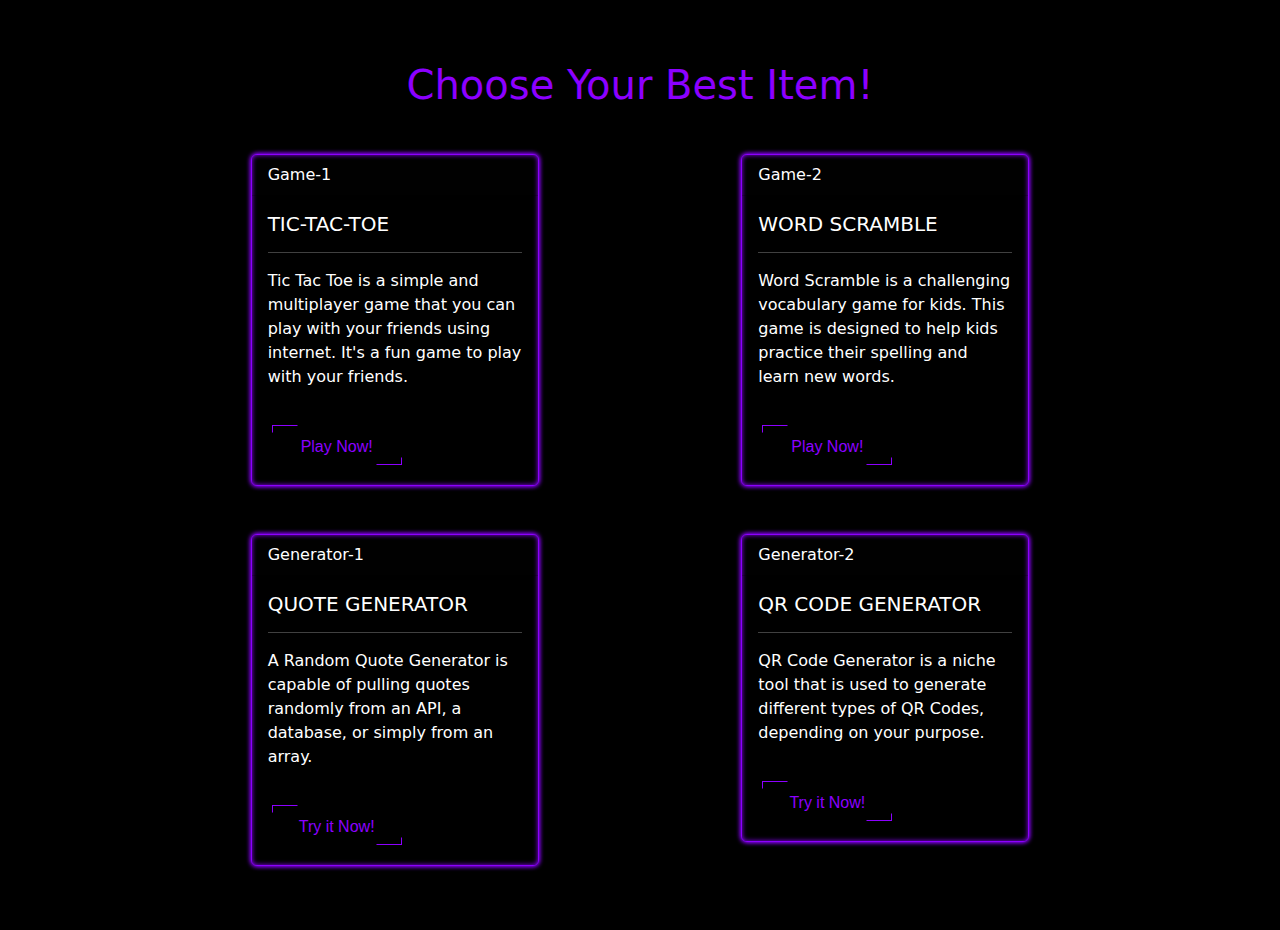
<file: index.html>
<!DOCTYPE html>
<html lang="en">

<head>
  <meta charset="UTF-8">
  <meta name="viewport" content="width=device-width, initial-scale=1.0">
  <link rel="stylesheet" href="https://cdn.jsdelivr.net/npm/bootstrap@5.3.1/dist/css/bootstrap.min.css">
  <script src="https://cdn.jsdelivr.net/npm/bootstrap@5.3.1/dist/js/bootstrap.bundle.min.js"></script>
  <link rel="stylesheet" href="css/style.css">
  <title>Suraj_Dhoundiyal</title>
</head>

<body>
  <header>
    <h1>
    Choose Your Best Item!
    </h1>
    <article>

      <section>

        <div class="card primary mb-3" style="max-width: 18rem;">
          <div class="card-header">Game-1</div>
          <div class="card-body">
            <h5 class="card-title">TIC-TAC-TOE</h5>
            <hr>
            <p class="card-text">Tic Tac Toe is a simple and multiplayer game that you can play with your friends using
              internet. It's a fun game to play with your friends.</p>
          </div>
          <button class="custom-btn btn-14"><a href="/Tic-Tac/index.html">Play Now!</a></button>
        </div>

      </section>
      <section>

        <div class="card secondary mb-3" style="max-width: 18rem;">
          <div class="card-header">Game-2</div>
          <div class="card-body">
            <h5 class="card-title">WORD SCRAMBLE</h5>
            <hr>
            <p class="card-text"> Word Scramble is a challenging vocabulary game for kids. This game is designed to help
              kids practice their spelling and learn new words.</p>
          </div>
          <button class="custom-btn btn-14"><a href="/Word Scramble/index.html">Play Now!</a></button>
        </div>


      </section>
    </article>


    <article>



      <section>

        <div class="card success mb-3" style="max-width: 18rem;">
          <div class="card-header">Generator-1</div>
          <div class="card-body">
            <h5 class="card-title">QUOTE GENERATOR</h5>
            <hr>
            <p class="card-text">A Random Quote Generator is capable of pulling quotes randomly from an API, a database,
              or simply from an array.</p>
          </div>
          <button class="custom-btn btn-14"><a href="/Random Quote Generator/index.html">Try it Now!</a></button>
        </div>

      </section>


      <section>


        <div class="card danger mb-3" style="max-width: 18rem;">
          <div class="card-header">Generator-2</div>
          <div class="card-body">
            <h5 class="card-title">QR CODE GENERATOR</h5>
            <hr>
            <p class="card-text">QR Code Generator is a niche tool that is used to generate different types of QR Codes,
              depending on
              your purpose.</p>
          </div>
          <button class="custom-btn btn-14"><a href="/QR Code Generator/">Try it Now!</a></button>
        </div>

      </section>



    </article>





  </header>






</body>

</html>
</file>
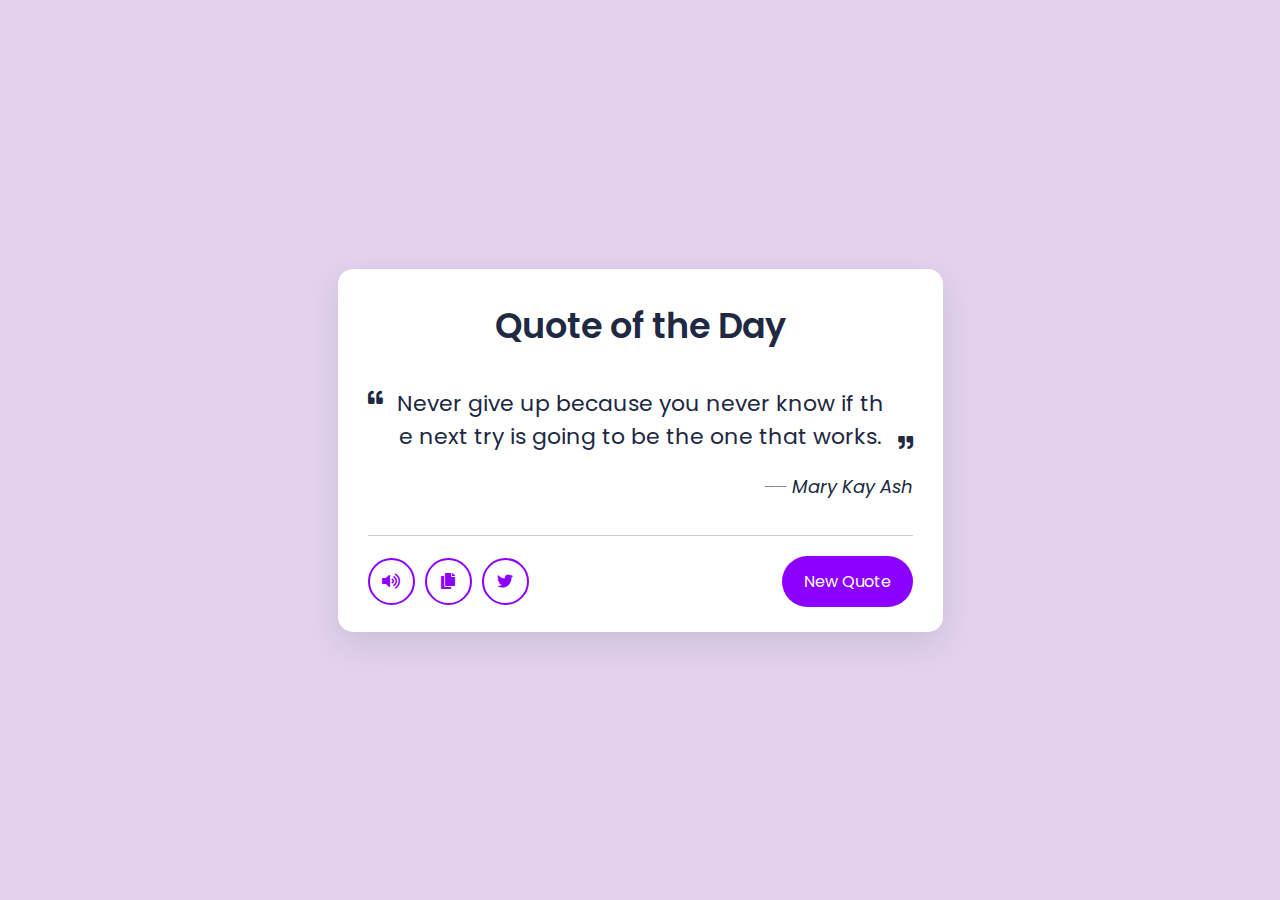
<file: Random Quote Generator/index.html>
<!DOCTYPE html>
<!-- Coding By CodingNepal - youtube.com/codingnepal -->
<html lang="en" dir="ltr">
  <head>
    <meta charset="utf-8">  
    <title>Random Quote Generator | CodingNepal</title>
    <link rel="stylesheet" href="style.css">
    <meta name="viewport" content="width=device-width, initial-scale=1.0">
    <link rel="stylesheet" href="https://cdnjs.cloudflare.com/ajax/libs/font-awesome/5.15.3/css/all.min.css"/>
  </head>
  <body>
    <div class="wrapper">
      <header>Quote of the Day</header>
      <div class="content">
        <div class="quote-area">
          <i class="fas fa-quote-left"></i>
          <p class="quote">Never give up because you never know if the next try is going to be the one that works.</p>
          <i class="fas fa-quote-right"></i>
        </div>
        <div class="author">
          <span>__</span>
          <span class="name">Mary Kay Ash</span>
        </div>
      </div>
      <div class="buttons">
        <div class="features">
          <ul>
            <li class="speech"><i class="fas fa-volume-up"></i></li>
            <li class="copy"><i class="fas fa-copy"></i></li>
            <li class="twitter"><i class="fab fa-twitter"></i></li>
          </ul>
          <button>New Quote</button>
        </div>
      </div>
    </div>

    <script src="script.js"></script>
    
  </body>
</html>
</file>
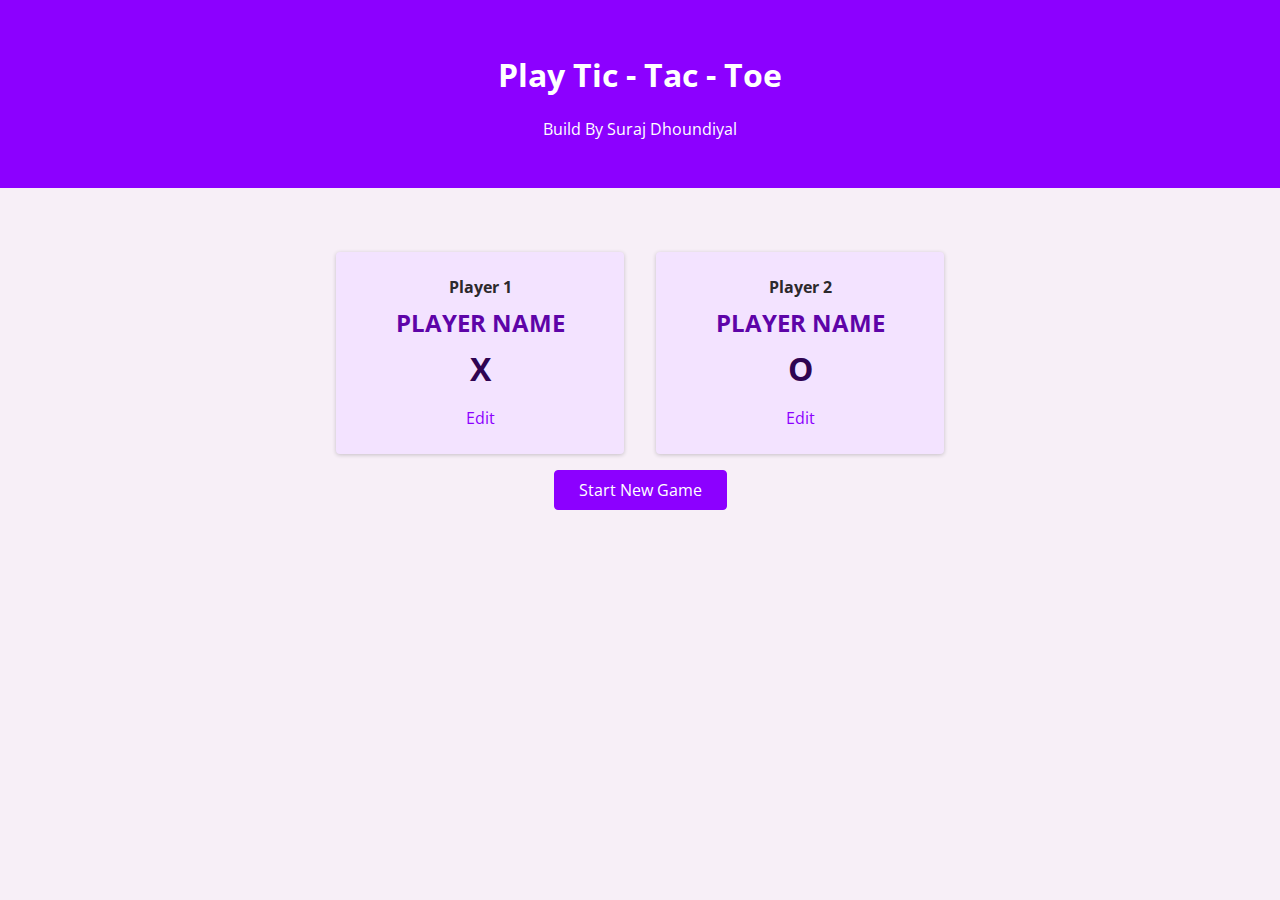
<file: Tic-Tac/index.html>
<!DOCTYPE html>
<html lang="en">

<head>
    <meta charset="UTF-8">
    <meta http-equiv="X-UA-Compatible" content="IE=edge">
    <meta name="viewport" content="width=device-width, initial-scale=1.0">
    <title>Tic-Tac-Toe</title>
    <style>
        @import url('https://fonts.googleapis.com/css2?family=Open+Sans:wght@400;700&display=swap');
    </style>
    <link rel="stylesheet" href="css/style.css">
    <link rel="stylesheet" href="css/overlays.css">
    <link rel="stylesheet" href="css/config.css">
    <link rel="stylesheet" href="css/activegame.css">
    <script src="js/config.js" defer></script>
    <script src="js/game.js" defer></script>
    <script src="js/app.js" defer></script>
</head>

<body>
    <div id="backdrop"></div>
    <header id="main-header">
        <h1>Play Tic - Tac - Toe</h1>
        <p>Build By Suraj Dhoundiyal</p>
    </header>
    <main>
        <aside class="modal" id="config-overlay">
            <h2>Choose Your Name</h2>
            <form class="form-control">
                <div>
                    <label for="PlayerName">Player Name</label>
                    <input type="text" name="PlayerName" id="PlayerName" required>
                </div>
                <p id="config-error"></p>
                <div>
                    <button type="reset" class="btn btn-alt" id="cancel-config-btn">Cancel</button>
                    <button type="submit" class="btn">Confirm</button>
                </div>
            </form>
        </aside>

        <section id="game-config">

            <ol>
                <li>
                    <article id="player-1-data">
                        <h2>Player 1</h2>
                        <h3>PLAYER NAME</h3>
                        <p class="player-symbol">X</p>
                        <button class="btn btn-alt" id="edit-player-1-btn" data-playerid="1">Edit</button>
                    </article>
                </li>
                <li>
                    <article id="player-2-data">
                        <h2>Player 2</h2>
                        <h3>PLAYER NAME</h3>
                        <p class="player-symbol">O</p>
                        <button class="btn btn-alt" id="edit-player-2-btn" data-playerid="2">Edit</button>
                    </article>
                </li>
            </ol>
            <button class="btn" id="start-game-btn"><a href="#game-board">Start New Game</a></button>
        </section>

        <section id="active-game">
            <article id="game-over">
                <h2>You Won! <span id="winner-name">PLAYER NAME</span></h2>
                <p>Click " Start New Game" above, to start a new game!</p>
            </article>
            <p>It's Your Turn <span id="active-player-name">PLAYER NAME</span>!</p>
            <ol id="game-board">
                <li data-col="1" data-row="1"></li>
                <li data-col="2" data-row="1"></li>
                <li data-col="3" data-row="1"></li>

                <li data-col="1" data-row="2"></li>
                <li data-col="2" data-row="2"></li>
                <li data-col="3" data-row="2"></li>

                <li data-col="1" data-row="3"></li>
                <li data-col="2" data-row="3"></li>
                <li data-col="3" data-row="3"></li>

            </ol>

        </section>
    </main>

</body>

</html>
</file>
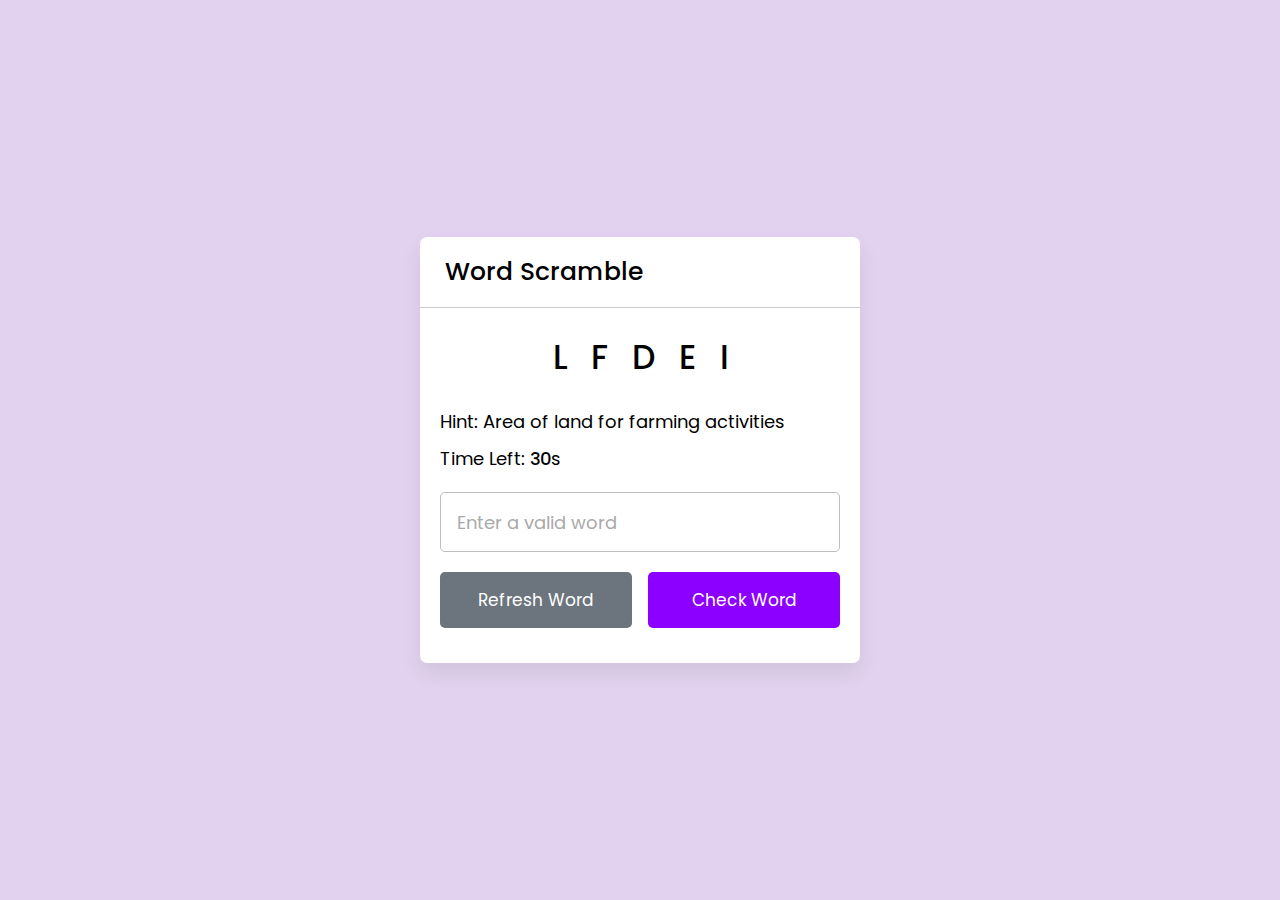
<file: Word Scramble/index.html>
<!DOCTYPE html>
<html lang="en" dir="ltr">

<head>
  <meta charset="utf-8">
  <title>Word Scramble Game</title>
  <link rel="stylesheet" href="css/style.css">
  <meta name="viewport" content="width=device-width, initial-scale=1.0">
  <script src="js/words.js" defer></script>
  <script src="js/script.js" defer></script>
  <script src="js/config.js" defer></script>
</head>

<body>
  <div class="container">
    <h2>Word Scramble</h2>
    <div class="content">
      <p class="word"></p>
      <div class="details">
        <p class="hint">Hint: <span></span></p>
        <p class="time">Time Left: <span><b>30</b>s</span></p>
      </div>
      <input type="text" spellcheck="false" placeholder="Enter a valid word">
      <div class="buttons">
        <button class="refresh-word">Refresh Word</button>
        <button class="check-word">Check Word</button>
      </div>
    </div>
  </div>
  
  
  <aside class="modal" id="config-overlay">
    <p id="cross">&#x274C;</p>

    <h2><span></span></h2>
  
  </aside>
</body>

</html>
</file>
<file: css/style.css>
body{
  background-color: black;
}
a{
  text-decoration: none;
  color: inherit;
}
header{
  padding: 2rem;
  margin:  auto;
}
article {
  padding: 1rem;
  display: flex;
  position: relative;
  justify-content: space-evenly;
}

.card{
  background-color: black;
  border-color: rgb(140, 0, 255);
  color: white;
  box-shadow: 0 0 5px rgb(140, 0, 255), 0 0 5px rgb(140, 0, 255), 0 0 5px rgb(140, 0, 255) inset;
}


h1{
  text-align: center;
  margin: 1.8rem auto;
  color: rgb(140, 0, 255);
}

@media(max-width:720px){

  article{
    display: grid;
    padding: 0;
  }

}


button {
  margin: 20px;
}
.custom-btn {
  color: #fff;
  width: 130px;
  height: 40px;
  padding: 10px 25px;
  font-family: 'Lato', sans-serif;
  font-weight: 500;
  background: transparent;
  cursor: pointer;
  transition: all 0.3s ease;
  position: relative;
  display: inline-block;
}


.btn-14 {
  position: relative;
  color: rgb(140, 0, 255);
  border: none;
  z-index: 2;
}
.btn-14:before,
.btn-14:after {
  position: absolute;
  content: "";
  width: 20%;
  height: 20%;
  border: 1px solid;
  
  z-index: -1;
  transition: all 0.3s ease;
}
.btn-14:before{
   top: 0;
   left: 0;
   border-bottom-color: transparent;
   border-right-color: transparent;
   border-top-color: rgb(140, 0, 255);
   border-left-color: rgb(140, 0, 255);
}
.btn-14:after{
   bottom: 0;
   right: 0;
   border-top-color: transparent;
   border-left-color: transparent;
   border-bottom-color: rgb(140, 0, 255);
   border-right-color: rgb(140, 0, 255);
}
.btn-14:hover:before,
.btn-14:hover:after {
  border-color: rgb(140, 0, 255);
  height: 100%;
  width: 100%;
  box-shadow: 0 0 5px rgb(140, 0, 255), 0 0 5px rgb(140, 0, 255) inset;
}
</file>
<file: Random Quote Generator/style.css>
/* Import Google Font - Poppins */
@import url('https://fonts.googleapis.com/css2?family=Poppins:wght@400;500;600;700&display=swap');
*{
  margin: 0;
  padding: 0;
  box-sizing: border-box;
  font-family: 'Poppins', sans-serif;
}
body{
  display: flex;
  align-items: center;
  justify-content: center;
  min-height: 100vh;
  background-color: rgb(226, 210, 239);
}
.wrapper{
  width: 605px;
  background: #fff;
  border-radius: 15px;
  padding: 30px 30px 25px;
  box-shadow: 0 12px 35px rgba(0,0,0,0.1);
}
header, .content :where(i, p, span){
  color: #202842;
}
.wrapper header{
  font-size: 35px;
  font-weight: 600;
  text-align: center;
}
.wrapper .content{
  margin: 35px 0;
}
.content .quote-area{
  display: flex;
  justify-content: center;
}
.quote-area i{
  font-size: 15px;
}
.quote-area i:first-child{
  margin: 3px 10px 0 0;
}
.quote-area i:last-child{
  display: flex;
  margin: 0 0 3px 10px;
  align-items: flex-end;
}
.quote-area .quote{
  font-size: 22px;
  text-align: center;
  word-break: break-all;
}
.content .author{
  display: flex;
  font-size: 18px;
  margin-top: 20px;
  font-style: italic;
  justify-content: flex-end;
}
.author span:first-child{
  margin: -7px 5px 0 0;
  font-family: monospace;
}
.wrapper .buttons{
  border-top: 1px solid #ccc;
}
.buttons .features{
  display: flex;
  margin-top: 20px;
  align-items: center;
  justify-content: space-between;
}
.features ul{
  display: flex;
}
.features ul li{
  margin: 0 5px;
  height: 47px;
  width: 47px;
  display: flex;
  cursor: pointer;
  color: rgb(140, 0, 255);;
  list-style: none;
  border-radius: 50%;
  align-items: center;
  justify-content: center;
  border: 2px solid rgb(140, 0, 255);;
  transition: all 0.3s ease;
}
.features ul li:first-child{
  margin-left: 0;
}
ul li:is(:hover, .active){
  color: #fff;
  background: rgb(140, 0, 255);;
}
ul .speech.active{
  pointer-events: none;
}
.buttons button{
  border: none;
  color: #fff;
  outline: none;
  font-size: 16px;
  cursor: pointer;
  padding: 13px 22px;
  border-radius: 30px;
  background: rgb(140, 0, 255);
}
.buttons button.loading{
  opacity: 0.7;
  pointer-events: none;
}
</file>
<file: Tic-Tac/css/style.css>
body {
    margin: 0;
    font-family: 'Open Sans', sans-serif;
    color: rgb(44, 41, 44);
    background-color: rgb(247, 239, 247);
}
a{
    text-decoration: none;
    color: inherit;
}

#main-header {
    background-color: rgb(140, 0, 255);
    color: white;
    padding: 2rem 5%;
    text-align: center;
}

.btn {
    font: inherit;
    padding: 0.5rem 1.5rem;
    background-color:rgb(140, 0, 255);
    border: 1px solid rgb(140, 0, 255);
    color: white;
    border-radius: 4px;
    cursor: pointer;
}

.btn-alt {
    background-color: transparent;
    border-color: transparent;
    color: rgb(140, 0, 255);
}

.btn:hover{
background-color:rgb(79,   10, 190) ;
border-color: rgb(79, 10, 190);
}

.btn-alt:hover{
    background-color: rgb(230, 201, 252);
    border-color: transparent;

}
</file>
<file: Tic-Tac/css/overlays.css>
.modal {
    position: fixed;
    top: 20%;
    left: 5%;
    width: 90%;
    background-color: white;
    padding: 1rem;
    border-radius: 6px;
    box-shadow: 0 2px 8px rgba(0, 0, 0,0.2);
    display: none;
}

#backdrop{
    position: fixed;
    top: 0;
    left: 0;
    width: 100%;
    height: 100%;
    background-color: rgba(0, 0, 0, 0.7);
    display: none;
}

@media(min-width:48rem) {
    .modal{
        left:  calc(50% - 20rem);
        width: 40rem;
    }
}
</file>
<file: Tic-Tac/css/config.css>
#config-overlay {
    text-align: center;
}

#config-overlay h2 {
    margin: 0.5rem 0;
}

.form-control {
    margin: 0.5rem 0;
}

.form-control label {
    display: block;
    margin: 0.5rem;
    font-weight: bold;
}

.form-control input {
    font: inherit;
    border: solid 1px rgb(204, 204, 204);
    width: 15rem;
    padding: 0.35rem;
}


#game-config {
    width: 90%;
    max-width: 40rem;
    margin: 3rem auto;
    text-align: center;
}

#game-config ol {
    list-style: none;
    display: flex;
    margin: 0;
    padding: 0;
}


#game-config li {

    margin: 1rem;
    padding: 1rem;
    width: 50%;
    background-color: rgb(243, 227, 255);
    border-radius: 4px;
    box-shadow: 0 1px 4px rgba(0, 0, 0, 0.2);
}

#game-config h2 {
font-size: 1rem;
margin: 0.5rem 0;

}

#game-config h3 {
    font-size: 1.5rem;
    margin: 0.5rem 0;
    color: rgb(94, 4, 168);

}

.player-symbol{
    font-size: 2rem;
    font-weight: bold;
    color: rgb(47, 4, 82);
    margin: 0.5rem 0;
}

.error label{
color: rgb(136, 2, 2);
}

.error input{
border-color: rgb(136, 2, 2);
color: rgb(136, 2, 2);
background-color: rgb(253, 219, 219);

}
</file>
<file: Tic-Tac/css/activegame.css>
#active-game {
    text-align: center;
    margin: 2rem 0 5rem 0;
    display: none;

}

#game-over {
    max-width: 40rem;
    margin: auto;
    width: 90%;
    padding: 1rem 2rem;
    background-color: rgb(50, 5, 87);
    box-shadow: 0 2px 8px rgba(0, 0, 0, 0.2);
    border-radius: 4px;
    color: white;
    display: none;

}

#active-game h2 {
    font-size: 2.5rem;
    margin: 0.5rem 0;
}

#active-player-name {
    font-weight: bold;
    color: rgb(50, 5, 87);
}

#game-board {
    list-style: none;
    margin: 1rem 0;
    padding: 0;
    display: grid;
    grid-template-columns: repeat(3, 6rem);
    grid-template-rows: repeat(3, 6rem);
    justify-content: center;
    gap: 0.5rem;
}

#game-board li {
    background-color: rgb(215, 187, 247);
    border-radius: 2px;
    cursor: pointer;
    display: flex;
    justify-content: center;
    align-items: center;
    font-size: 2.5rem;
    font-weight: bold;

}

#game-board li:hover{
background-color: rgb(112, 13, 204);

}

#game-board li.disabled{
    background-color: rgb(112, 13, 204);
    /* translate(0,0); */
    transition:.5s;
    box-shadow: -10px 10px 10px rgba(0,0,0,.5);
    color: white;
    cursor: default;
}
</file>
<file: Word Scramble/css/style.css>
@import url('https://fonts.googleapis.com/css2?family=Poppins:wght@400;500;600&display=swap');

* {
  margin: 0;
  padding: 0;
  box-sizing: border-box;
  font-family: 'Poppins', sans-serif;
}

body {
  display: flex;
  padding: 0 10px;
  align-items: center;
  justify-content: center;
  min-height: 100vh;
  background-color: rgb(226, 210, 239);
}

.container {
  width: 440px;
  border-radius: 7px;
  background: #fff;
  box-shadow: 0 10px 20px rgba(0, 0, 0, 0.08);
}

.container h2 {
  font-size: 25px;
  font-weight: 500;
  padding: 16px 25px;
  border-bottom: 1px solid #ccc;
}

.container .content {
  margin: 25px 20px 35px;
}

.content .word {
  user-select: none;
  font-size: 33px;
  font-weight: 500;
  text-align: center;
  letter-spacing: 24px;
  margin-right: -24px;
  word-break: break-all;
  text-transform: uppercase;
}

.content .details {
  margin: 25px 0 20px;
}

.details p {
  font-size: 18px;
  margin-bottom: 10px;
}

.details p b {
  font-weight: 500;
}

.content input {
  width: 100%;
  height: 60px;
  outline: none;
  padding: 0 16px;
  font-size: 18px;
  border-radius: 5px;
  border: 1px solid #bfbfbf;
}

.content input:focus {
  box-shadow: 0px 2px 4px rgba(0, 0, 0, 0.08);
}

.content input::placeholder {
  color: #aaa;
}

.content input:focus::placeholder {
  color: #bfbfbf;
}

.content .buttons {
  display: flex;
  margin-top: 20px;
  justify-content: space-between;
}

.buttons button {
  border: none;
  outline: none;
  color: #fff;
  cursor: pointer;
  padding: 15px 0;
  font-size: 17px;
  border-radius: 5px;
  width: calc(100% / 2 - 8px);
  transition: all 0.3s ease;
}

.buttons button:active {
  transform: scale(0.97);
}

.buttons .refresh-word {
  background: #6C757D;
}

.buttons .refresh-word:hover {
  background: #5f666d;
}

.buttons .check-word {
  background: rgb(140, 0, 255);
}

.buttons .check-word:hover {
  background: rgb(153, 50, 237);
}

@media screen and (max-width: 470px) {
  .container h2 {
    font-size: 22px;
    padding: 13px 20px;
  }

  .content .word {
    font-size: 30px;
    letter-spacing: 20px;
    margin-right: -20px;
  }

  .container .content {
    margin: 20px 20px 30px;
  }

  .details p {
    font-size: 16px;
    margin-bottom: 8px;
  }

  .content input {
    height: 55px;
    font-size: 17px;
  }

  .buttons button {
    padding: 14px 0;
    font-size: 16px;
    width: calc(100% / 2 - 7px);
  }
}

#config-overlay {
  padding: 5rem;
  display: none;
  background-color: rgba(0, 0, 0, 0.9);
  color: white;
  font-family: inherit;
  border-radius: 2rem;
  box-shadow: 0 2px 8px rgba(0, 0, 0, 0.2);
  text-align: center;
  position: fixed;
  top: 40%;
  /* left: 30%; */
  width: 90%;
  width: 37rem;
  height: 1.2rem;
}

#config-overlay p{
display:flex;
flex-direction: row;
justify-content: end;
margin-top: -3rem;
cursor: pointer;
}

.modal h2{
margin: 0;
}



@media(max-width:470px) {
  .modal{
      left:  calc(50% - 20rem);
      width: 25rem;
     margin: 1.6rem;
  }
}
</file>
